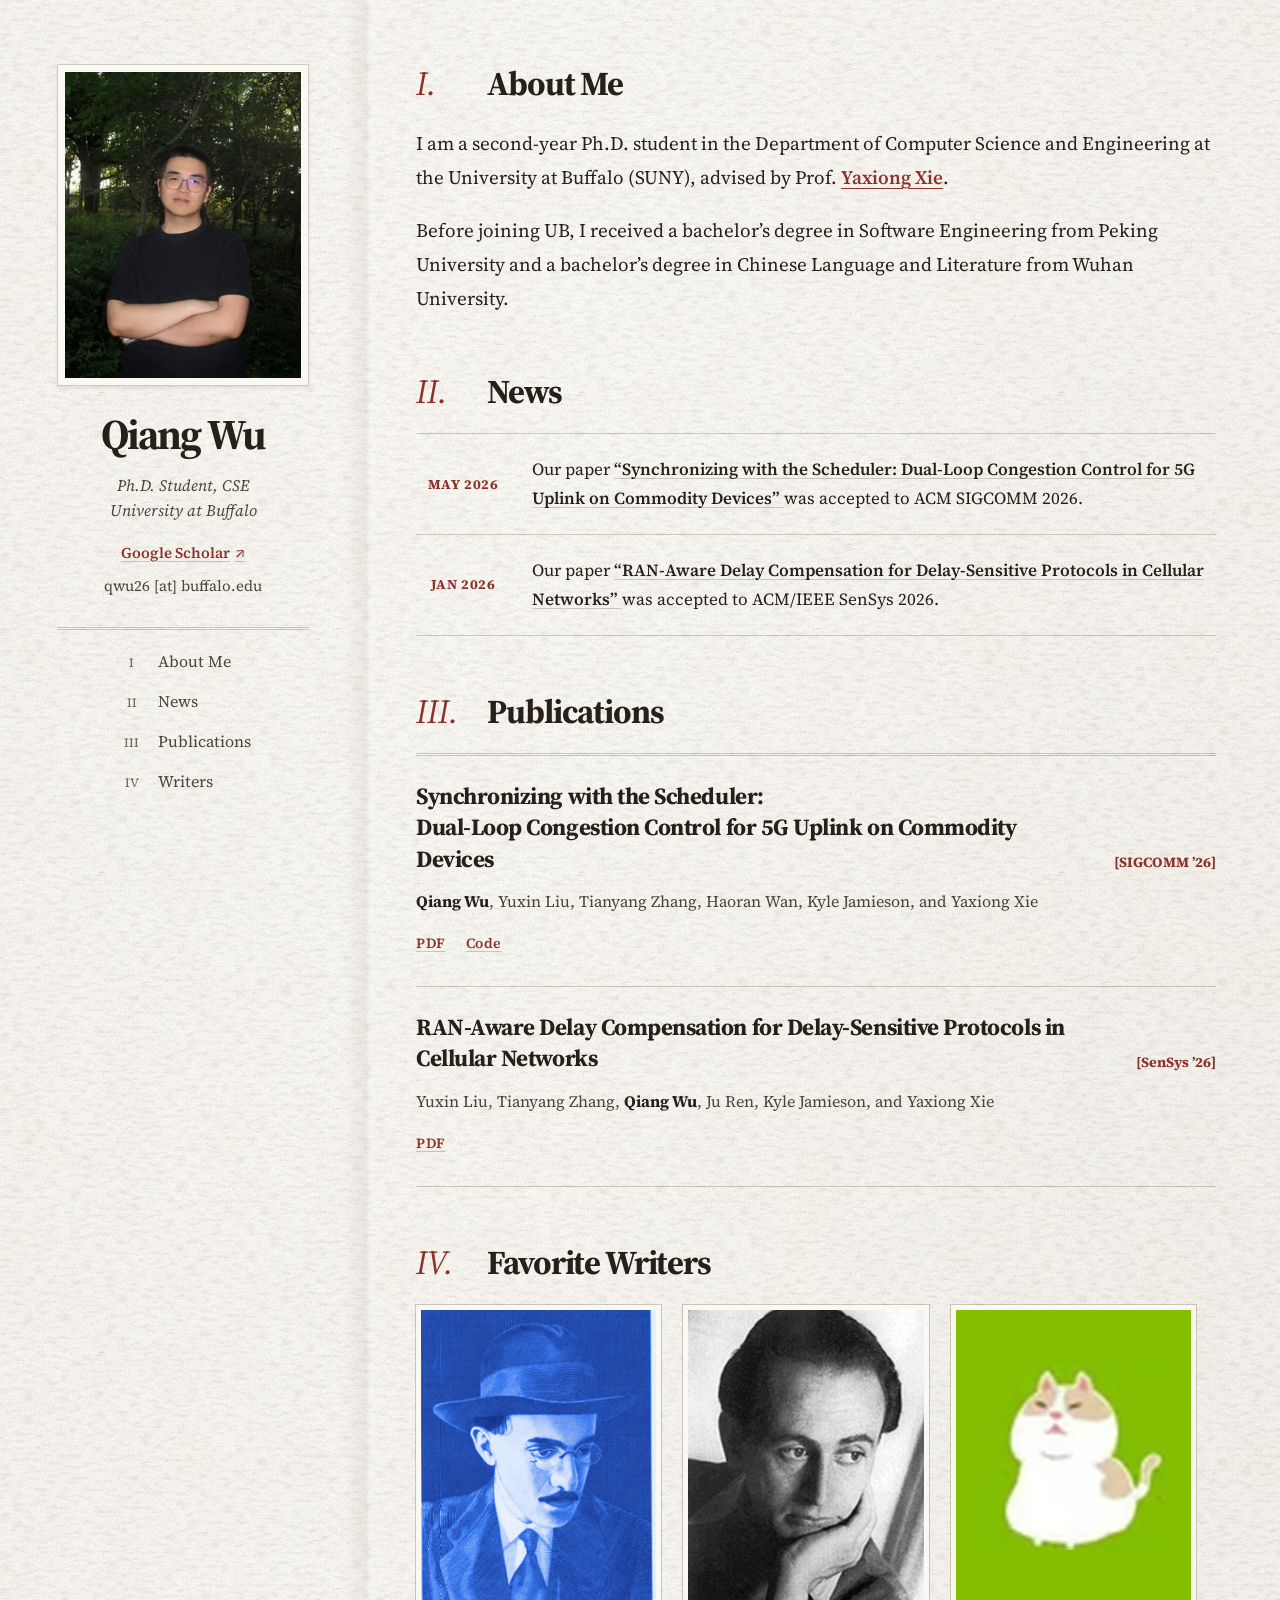
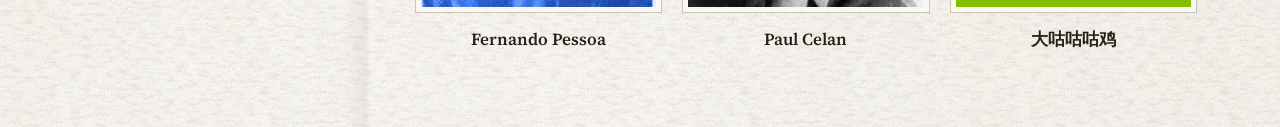
<file: index.html>
<!doctype html>
<html lang="en">
  <head>
    <meta charset="utf-8">
    <meta name="viewport" content="width=device-width, initial-scale=1">
    <meta
      name="description"
      content="Qiang Wu is a Ph.D. student in Computer Science and Engineering at the University at Buffalo (SUNY), working on mobile and wireless networking."
    >
    <meta name="author" content="Qiang Wu">
    <meta name="robots" content="index, follow">

    <link rel="canonical" href="https://qiangwu769.github.io/">
    <link rel="me" href="https://github.com/QiangWu769">

    <meta property="og:type" content="profile">
    <meta property="og:site_name" content="Qiang Wu">
    <meta property="og:title" content="Qiang Wu | Ph.D. Student at University at Buffalo">
    <meta
      property="og:description"
      content="Ph.D. student in Computer Science and Engineering at the University at Buffalo (SUNY), working on mobile and wireless networking."
    >
    <meta property="og:url" content="https://qiangwu769.github.io/">
    <meta property="og:image" content="https://qiangwu769.github.io/assets/profile-web.jpg">
    <meta property="og:image:alt" content="Portrait of Qiang Wu">
    <meta property="profile:first_name" content="Qiang">
    <meta property="profile:last_name" content="Wu">

    <meta name="twitter:card" content="summary">
    <meta name="twitter:title" content="Qiang Wu | Ph.D. Student at University at Buffalo">
    <meta
      name="twitter:description"
      content="Ph.D. student in Computer Science and Engineering at the University at Buffalo (SUNY), working on mobile and wireless networking."
    >
    <meta name="twitter:image" content="https://qiangwu769.github.io/assets/profile-web.jpg">
    <meta name="twitter:image:alt" content="Portrait of Qiang Wu">

    <title>Qiang Wu | Ph.D. Student at University at Buffalo</title>
    <link rel="icon" href="favicon.svg" type="image/svg+xml">
    <meta name="theme-color" content="#f7f5ef" media="(prefers-color-scheme: light)">
    <meta name="theme-color" content="#302a22" media="(prefers-color-scheme: dark)">
    <link rel="preconnect" href="https://fonts.googleapis.com">
    <link rel="preconnect" href="https://fonts.gstatic.com" crossorigin>
    <link rel="stylesheet" href="https://fonts.googleapis.com/css2?family=Source+Serif+4:ital,opsz,wght@0,8..60,400;0,8..60,600;0,8..60,700;1,8..60,400&display=swap">
    <link rel="stylesheet" href="styles.css?v=20260928-paper-9">

    <script type="application/ld+json">
      {
        "@context": "https://schema.org",
        "@type": "Person",
        "@id": "https://qiangwu769.github.io/#person",
        "name": "Qiang Wu",
        "url": "https://qiangwu769.github.io/",
        "image": "https://qiangwu769.github.io/assets/profile-web.jpg",
        "jobTitle": "Ph.D. Student in Computer Science and Engineering",
        "affiliation": {
          "@type": "CollegeOrUniversity",
          "name": "University at Buffalo",
          "alternateName": "SUNY Buffalo",
          "url": "https://www.buffalo.edu/"
        },
        "memberOf": {
          "@type": "Organization",
          "name": "Department of Computer Science and Engineering, University at Buffalo",
          "url": "https://engineering.buffalo.edu/computer-science-engineering.html"
        },
        "alumniOf": [
          {
            "@type": "CollegeOrUniversity",
            "name": "Peking University",
            "url": "https://english.pku.edu.cn/"
          },
          {
            "@type": "CollegeOrUniversity",
            "name": "Wuhan University",
            "url": "https://en.whu.edu.cn/"
          }
        ],
        "sameAs": [
          "https://github.com/QiangWu769",
          "https://scholar.google.com/citations?user=qvabYLoAAAAJ&hl=en"
        ],
        "knowsAbout": [
          "Mobile networking",
          "Wireless networking",
          "Cellular networks",
          "Congestion control"
        ]
      }
    </script>
  </head>
  <body>
    <div class="book-cover">
    <main class="page-shell">
      <header class="profile-panel" aria-labelledby="profile-name">
        <figure class="photo-card photo-card-main">
          <picture>
            <source
              type="image/avif"
              srcset="assets/profile-320.avif 320w, assets/profile-480.avif 480w, assets/profile-641.avif 641w"
              sizes="(max-width: 520px) 96px, (max-width: 850px) 130px, (max-width: 1050px) 196px, 238px"
            >
            <source
              type="image/webp"
              srcset="assets/profile-320.webp 320w, assets/profile-480.webp 480w, assets/profile-641.webp 641w"
              sizes="(max-width: 520px) 96px, (max-width: 850px) 130px, (max-width: 1050px) 196px, 238px"
            >
            <img
              src="assets/profile-web.jpg"
              alt="Portrait of Qiang Wu"
              width="641"
              height="832"
              fetchpriority="high"
              decoding="async"
            >
          </picture>
        </figure>

        <div class="profile-copy">
          <h1 id="profile-name">Qiang Wu</h1>
          <p class="profile-role">
            Ph.D. Student, CSE<br>
            University at Buffalo
          </p>
          <p class="profile-links">
            <a href="https://scholar.google.com/citations?user=qvabYLoAAAAJ&amp;hl=en" target="_blank" rel="noopener noreferrer" aria-label="Qiang Wu on Google Scholar (opens in a new tab)">Google Scholar <span aria-hidden="true">↗</span></a>
          </p>
          <p class="profile-email">qwu26 [at] buffalo.edu</p>
        </div>

        <nav class="section-nav" aria-label="Page sections">
          <a href="#about"><span aria-hidden="true">I</span> About Me</a>
          <a href="#news"><span aria-hidden="true">II</span> News</a>
          <a href="#publications"><span aria-hidden="true">III</span> Publications</a>
          <a href="#writers"><span aria-hidden="true">IV</span> Writers</a>
        </nav>
      </header>

      <div class="content-column">
        <section class="content-section" id="about" aria-labelledby="about-heading">
          <header class="section-heading">
            <span class="chapter-number" aria-hidden="true">I.</span>
            <h2 id="about-heading">About Me</h2>
          </header>

          <div class="about-copy">
            <p>
              I am a second-year Ph.D. student in the Department of Computer Science and
              Engineering at the University at Buffalo (SUNY),
              advised by Prof.
              <a href="https://xieyaxiongfly.github.io/">Yaxiong Xie</a>.
            </p>
            <p>
              Before joining UB, I received a bachelor&rsquo;s degree in Software Engineering
              from Peking University and a bachelor&rsquo;s degree in Chinese Language and
              Literature from Wuhan University.
            </p>
          </div>
        </section>

        <section class="content-section" id="news" aria-labelledby="news-heading">
          <header class="section-heading">
            <span class="chapter-number" aria-hidden="true">II.</span>
            <h2 id="news-heading">News</h2>
          </header>

          <ul class="news-list" role="list">
            <li class="news-item">
              <time datetime="2026-05">May 2026</time>
              <p>
                Our paper
                <a href="https://doi.org/10.1145/3789240.3829199">
                  &ldquo;Synchronizing with the Scheduler: Dual-Loop Congestion Control for 5G Uplink on Commodity Devices&rdquo;
                </a>
                was accepted to ACM SIGCOMM 2026.
              </p>
            </li>
            <li class="news-item">
              <time datetime="2026-01">Jan 2026</time>
              <p>
                Our paper
                <a href="https://doi.org/10.1145/3774906.3802791">
                  &ldquo;RAN-Aware Delay Compensation for Delay-Sensitive Protocols in Cellular Networks&rdquo;
                </a>
                was accepted to ACM/IEEE SenSys 2026.
              </p>
            </li>
          </ul>
        </section>

        <section class="content-section" id="publications" aria-labelledby="publications-heading">
          <header class="section-heading">
            <span class="chapter-number" aria-hidden="true">III.</span>
            <h2 id="publications-heading">Publications</h2>
          </header>

          <ol class="publication-list" role="list">
            <li class="publication-card">
              <h3>
                <span class="publication-title">
                  <span class="publication-title-lead">Synchronizing with the Scheduler:</span>
                  Dual-Loop Congestion Control for 5G Uplink on Commodity Devices
                </span>
                <span class="publication-venue">[SIGCOMM &rsquo;26]</span>
              </h3>
              <p class="publication-authors">
                <strong>Qiang Wu</strong>, Yuxin Liu, Tianyang Zhang, Haoran Wan,
                Kyle Jamieson, and Yaxiong Xie
              </p>
              <p class="publication-links">
                <a href="papers/sigcomm26-gbr-cc.pdf">PDF</a>
                <a href="https://github.com/NEMO-LAB-repo/GBR-CC">Code</a>
              </p>
            </li>

            <li class="publication-card">
              <h3>
                <span class="publication-title">
                  RAN-Aware Delay Compensation for Delay-Sensitive Protocols in Cellular Networks
                </span>
                <span class="publication-venue">[SenSys &rsquo;26]</span>
              </h3>
              <p class="publication-authors">
                Yuxin Liu, Tianyang Zhang, <strong>Qiang Wu</strong>, Ju Ren, Kyle Jamieson,
                and Yaxiong Xie
              </p>
              <p class="publication-links">
                <a href="papers/sensys26-ran-aware-delay-compensation.pdf">PDF</a>
              </p>
            </li>
          </ol>
        </section>

        <section class="content-section" id="writers" aria-labelledby="writers-heading">
          <header class="section-heading">
            <span class="chapter-number" aria-hidden="true">IV.</span>
            <h2 id="writers-heading">Favorite Writers</h2>
          </header>

          <!-- Blue tritone for the Pessoa portrait, after the cover of "Poems of Fernando Pessoa". -->
          <svg class="visually-hidden" aria-hidden="true" focusable="false">
            <filter id="pessoa-blue" color-interpolation-filters="sRGB">
              <feColorMatrix type="saturate" values="0"/>
              <feComponentTransfer>
                <feFuncR type="table" tableValues="0.043 0.227 0.914"/>
                <feFuncG type="table" tableValues="0.118 0.471 0.945"/>
                <feFuncB type="table" tableValues="0.420 0.933 1"/>
              </feComponentTransfer>
            </filter>
          </svg>

          <ul class="writer-list" role="list">
            <li class="writer-card">
              <figure class="writer-portrait writer-portrait-pessoa">
                <img
                  src="assets/writers/pessoa.jpg"
                  alt="Engraved portrait of Fernando Pessoa in a hat and glasses"
                  width="332"
                  height="442"
                  loading="lazy"
                  decoding="async"
                >
              </figure>
              <div class="writer-copy">
                <h3>Fernando Pessoa</h3>
              </div>
            </li>

            <li class="writer-card">
              <figure class="writer-portrait">
                <img
                  src="assets/writers/celan.jpg"
                  alt="Paul Celan resting his chin on his hand"
                  width="496"
                  height="706"
                  loading="lazy"
                  decoding="async"
                >
              </figure>
              <div class="writer-copy">
                <h3>Paul Celan</h3>
              </div>
            </li>

            <li class="writer-card">
              <figure class="writer-portrait writer-portrait-avatar">
                <img
                  src="assets/writers/daguguguji.png"
                  alt="Daguguguji's cartoon cat avatar"
                  width="248"
                  height="248"
                  loading="lazy"
                  decoding="async"
                >
              </figure>
              <div class="writer-copy">
                <h3 lang="zh">大咕咕咕鸡</h3>
              </div>
            </li>
          </ul>
        </section>
      </div>
    </main>
    </div>
  </body>
</html>
</file>
<file: styles.css>
:root {
  color-scheme: light;
  --paper: #f7f5ef;
  --paper-light: #faf8f3;
  --paper-edge: #d8cbb0;
  --ink: #262018;
  --ink-soft: #4d4437;
  --muted: #756650;
  --accent: #8b322c;
  --line: rgba(93, 69, 39, 0.26);
  --gutter-shadow: rgba(83, 73, 57, 0.065);
  --paper-shade: rgba(118, 109, 92, 0.025);
  --paper-highlight: rgba(255, 254, 249, 0.22);
  --font: "Source Serif 4", Georgia, "Times New Roman", serif;
}

* { box-sizing: border-box; }

html { min-height: 100%; }

body {
  margin: 0;
  background: var(--paper);
  color: var(--ink);
  font-family: var(--font);
  font-size: 18px;
  font-weight: 400;
  line-height: 1.75;
  -webkit-font-smoothing: antialiased;
}

/* The paper fills the viewport, without a cover or an outer frame. */
.book-cover {
  width: 100%;
}

.page-shell {
  --page-inset: clamp(32px, 5vw, 100px);
  --profile-width: 252px;
  --column-gap: 100px;
  --gutter-width: 44px;
  --left-page-width: calc(var(--page-inset) + var(--profile-width) + var(--column-gap) / 2);
  position: relative;
  display: grid;
  grid-template-columns: var(--left-page-width) minmax(0, 1fr);
  gap: calc(var(--column-gap) / 2);
  align-items: start;
  min-height: 100svh;
  padding: 64px var(--page-inset) 76px 0;
  /* The tile is painted underneath content, never over text or photographs. */
  background-color: var(--paper);
  background-image:
    url("assets/paper-texture.svg?v=4"),
    radial-gradient(ellipse at 30% 18%, var(--paper-highlight), transparent 65%),
    radial-gradient(ellipse at 88% 76%, var(--paper-shade), transparent 58%),
    linear-gradient(90deg, var(--paper), var(--paper-light) 44%, var(--paper) 100%);
  background-size: 480px 480px, 100% 100%, 100% 100%, 100% 100%;
  background-repeat: repeat, no-repeat, no-repeat, no-repeat;
}

/* A narrow gutter suggests a bound spread without tinting the text. */
.page-shell::before {
  content: "";
  position: absolute;
  top: 0;
  bottom: 0;
  left: calc(var(--left-page-width) - var(--gutter-width) / 2);
  width: var(--gutter-width);
  pointer-events: none;
  background: linear-gradient(90deg, transparent, var(--gutter-shadow) 49%, rgba(255,255,255,0.12) 60%, transparent);
}

.profile-panel {
  position: sticky;
  top: 42px;
  width: var(--profile-width);
  justify-self: center;
  display: grid;
  gap: 24px;
  align-content: start;
}

.photo-card {
  margin: 0;
  padding: 7px;
  border: 1px solid var(--line);
  border-radius: 1px;
  background: var(--paper-light);
  box-shadow: 0 2px 3px rgba(73, 51, 25, 0.1);
}

.photo-card picture { display: block; }

.photo-card img {
  display: block;
  width: 100%;
  height: auto;
  aspect-ratio: 641 / 832;
  object-fit: cover;
}

.profile-copy { text-align: center; }

h1 {
  margin: 0;
  font-size: 2.65rem;
  font-weight: 700;
  line-height: 1.15;
  letter-spacing: -0.045em;
}

.profile-role {
  margin: 14px 0 0;
  color: var(--ink-soft);
  font-size: 1rem;
  line-height: 1.55;
  font-style: italic;
}

.profile-links { margin: 12px 0 0; }

.profile-links a {
  display: inline-flex;
  align-items: center;
  gap: 5px;
  min-height: 36px;
  font-size: 0.94rem;
  font-weight: 600;
  text-decoration-color: var(--line);
}

.profile-links a:hover { text-decoration-color: currentColor; }

.profile-email {
  margin: 2px 0 0;
  color: var(--ink-soft);
  font-size: 0.94rem;
  font-variant-numeric: lining-nums;
}

.section-nav {
  display: grid;
  grid-template-columns: max-content;
  justify-content: center;
  padding-top: 17px;
  margin-top: 4px;
  border-top: 3px double var(--line);
}

.section-nav a {
  display: grid;
  grid-template-columns: 32px 1fr;
  gap: 10px;
  align-items: baseline;
  min-height: 40px;
  color: var(--ink-soft);
  font-size: 1rem;
  text-decoration: none;
}

.section-nav a span {
  color: var(--muted);
  font-size: 0.78rem;
  text-align: center;
}

.section-nav a:hover,
.section-nav a:focus-visible { color: var(--accent); }

.content-column { min-width: 0; }
.content-section { scroll-margin-top: 36px; }
.content-section + .content-section { margin-top: 56px; }

.section-heading {
  display: flex;
  align-items: baseline;
  gap: 16px;
  margin-bottom: 23px;
  font-size: 2.1rem;
  line-height: 1.15;
}

.chapter-number {
  flex: 0 0 1.65em;
  color: var(--accent);
  font-size: inherit;
  font-style: italic;
}

.section-heading h2 {
  margin: 0;
  font-size: inherit;
  font-weight: 700;
  line-height: 1.15;
  letter-spacing: -0.035em;
}

.about-copy { font-size: 1.1875rem; line-height: 1.8; }
.about-copy p { margin: 0; }
.about-copy p + p { margin-top: 1em; }

a { color: var(--accent); text-underline-offset: 0.2em; text-decoration-thickness: 1px; }
.about-copy a { font-weight: 600; }

.news-list,
.publication-list,
.writer-list { margin: 0; padding: 0; list-style: none; }

.news-list { border-bottom: 1px solid var(--line); }

.news-item {
  display: grid;
  grid-template-columns: 94px minmax(0, 1fr);
  gap: 22px;
  align-items: center;
  padding: 21px 0;
  border-top: 1px solid var(--line);
  font-size: 1.0625rem;
  line-height: 1.7;
}

.news-item time {
  color: var(--accent);
  font-size: 0.85rem;
  font-weight: 700;
  font-variant-numeric: tabular-nums;
  letter-spacing: 0.045em;
  text-align: center;
  text-transform: uppercase;
  white-space: nowrap;
}

.news-item p { margin: 0; }
.news-item a { color: var(--ink); font-weight: 600; text-decoration-color: var(--line); }
.news-item a:hover { color: var(--accent); }

.publication-list { container-type: inline-size; border-top: 3px double var(--line); }

.publication-card {
  padding: 25px 0;
  border-bottom: 1px solid var(--line);
  overflow-wrap: break-word;
}

.publication-card h3 {
  display: grid;
  grid-template-columns: minmax(0, 1fr) 112px;
  gap: 18px;
  align-items: end;
  margin: 0;
  font-size: 1.45rem;
  font-weight: 700;
  line-height: 1.35;
  letter-spacing: -0.02em;
}

.publication-title { min-width: 0; }
.publication-title-lead { display: block; }

.publication-venue {
  justify-self: end;
  padding-bottom: 0.2em;
  color: var(--accent);
  font-size: 0.88rem;
  font-weight: 700;
  letter-spacing: 0;
  white-space: nowrap;
}

.publication-authors {
  margin: 13px 0 0;
  color: var(--ink-soft);
  font-size: 1rem;
  line-height: 1.7;
}

.publication-authors strong { color: var(--ink); }
.publication-links { display: flex; gap: 20px; margin: 10px 0 0; }

.publication-links a {
  display: inline-flex;
  align-items: center;
  min-height: 36px;
  font-size: 0.88rem;
  font-weight: 600;
  letter-spacing: 0.04em;
  text-decoration-color: var(--line);
}

.publication-links a:hover { text-decoration-color: currentColor; }

.writer-list { display: grid; grid-template-columns: repeat(3, minmax(0, 1fr)); gap: 22px; max-width: 780px; }
.writer-card { min-width: 0; }

.writer-portrait {
  margin: 0;
  aspect-ratio: 4 / 5;
  overflow: hidden;
  border: 5px solid var(--paper-light);
  outline: 1px solid var(--line);
  background: var(--paper-edge);
}

.writer-portrait img {
  display: block;
  width: 100%;
  height: 100%;
  object-fit: cover;
  object-position: center 22%;
  filter: grayscale(1) contrast(1.04);
}

.writer-portrait-pessoa { background: #3a78ee; }
.writer-portrait-pessoa img { filter: contrast(1.1) url(#pessoa-blue); }
.visually-hidden { position: absolute; width: 0; height: 0; overflow: hidden; }
.writer-portrait-avatar { display: grid; place-items: center; background: #83bf00; }
.writer-portrait-avatar img { width: 78%; height: auto; object-fit: contain; filter: none; }
.writer-copy { padding: 16px 0 0; text-align: center; }
.writer-copy h3 { margin: 0; font-size: 1.06rem; font-weight: 600; line-height: 1.4; }
.writer-copy h3:lang(zh) { font-family: "Songti SC", "STSong", "Noto Serif SC", serif; font-weight: 700; }
a:focus-visible { outline: 2px solid var(--accent); outline-offset: 5px; }

@container (max-width: 640px) {
  .publication-card h3 { grid-template-columns: minmax(0, 1fr); gap: 9px; }
  .publication-venue { justify-self: start; padding-bottom: 0; }
}

@media (prefers-color-scheme: dark) {
  :root {
    color-scheme: dark;
    --paper: #302a22;
    --paper-light: #352e25;
    --paper-edge: #564a38;
    --ink: #f1e6cf;
    --ink-soft: #d1c3aa;
    --muted: #baa78a;
    --accent: #dc9c83;
    --line: rgba(226, 205, 169, 0.27);
    --gutter-shadow: rgba(0, 0, 0, 0.25);
    --paper-shade: rgba(0, 0, 0, 0.10);
    --paper-highlight: rgba(233, 210, 166, 0.025);
  }
}

@media (max-width: 1050px) {
  .page-shell { --page-inset: 42px; --profile-width: 210px; --column-gap: 72px; --gutter-width: 34px; padding-top: 48px; padding-bottom: 64px; }
  h1 { font-size: 2.3rem; }
}

@media (max-width: 850px) {
  .page-shell { grid-template-columns: minmax(0, 1fr); gap: 40px; padding: 36px 38px 52px; }
  .page-shell::before { display: none; }
  .profile-panel { position: static; width: auto; justify-self: stretch; grid-template-columns: 144px minmax(0, 1fr); align-items: center; gap: 22px 26px; }
  .profile-copy { text-align: left; }
  .section-nav { grid-column: 1 / -1; display: flex; flex-wrap: wrap; justify-content: space-between; gap: 6px 18px; padding-top: 12px; }
  .section-nav a { display: inline-flex; gap: 8px; align-items: center; font-size: 0.95rem; }
  .section-nav a span { font-size: 0.7rem; }
}

@media (max-width: 520px) {
  .page-shell { padding: 26px 22px 38px; gap: 30px; }
  .profile-panel { grid-template-columns: 104px minmax(0, 1fr); gap: 18px; }
  .photo-card { padding: 4px; }
  h1 { font-size: 1.95rem; }
  .profile-role { font-size: 0.87rem; margin-top: 10px; }
  .profile-links { margin-top: 6px; }
  .profile-links a, .profile-email { font-size: 0.87rem; }
  .section-nav { display: grid; grid-template-columns: repeat(2, minmax(0, 1fr)); gap: 0 14px; }
  .section-nav a { font-size: 0.87rem; gap: 5px; }
  .section-nav a span { font-size: 0.65rem; }
  .section-heading { gap: 12px; margin-bottom: 20px; font-size: 1.8rem; }
  .content-section + .content-section { margin-top: 42px; }
  .about-copy { font-size: 1.08rem; line-height: 1.8; }
  .news-item { grid-template-columns: minmax(0, 1fr); gap: 6px; font-size: 1rem; }
  .news-item time { text-align: left; font-size: 0.8rem; }
  .publication-card h3 { font-size: 1.25rem; }
  .publication-authors { font-size: 0.98rem; }
  .publication-venue { font-size: 0.84rem; }
  .writer-list { gap: 13px; }
  .writer-portrait { border-width: 3px; }
  .writer-copy { padding-top: 12px; }
  .writer-copy h3 { font-size: 0.86rem; }
}

@media (min-width: 851px) and (max-height: 820px) {
  .profile-panel { position: static; }
}
</file>
